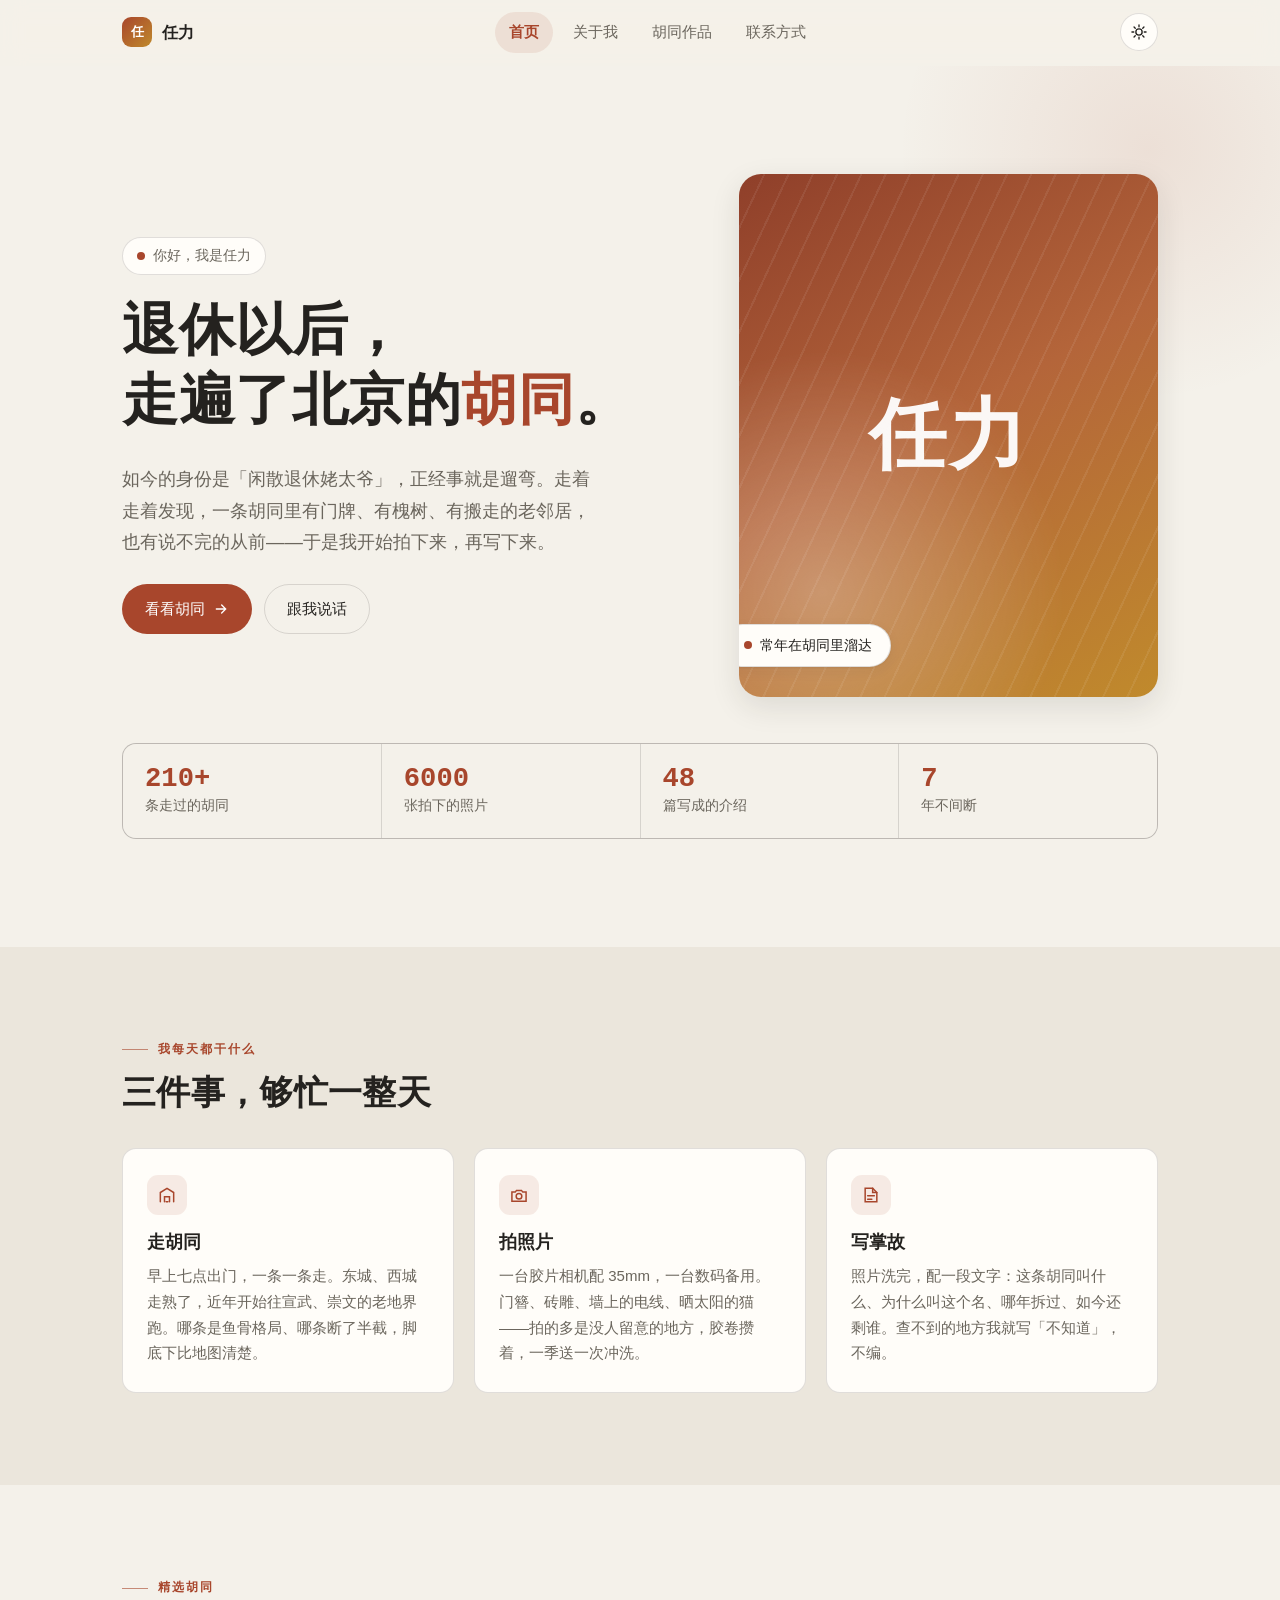
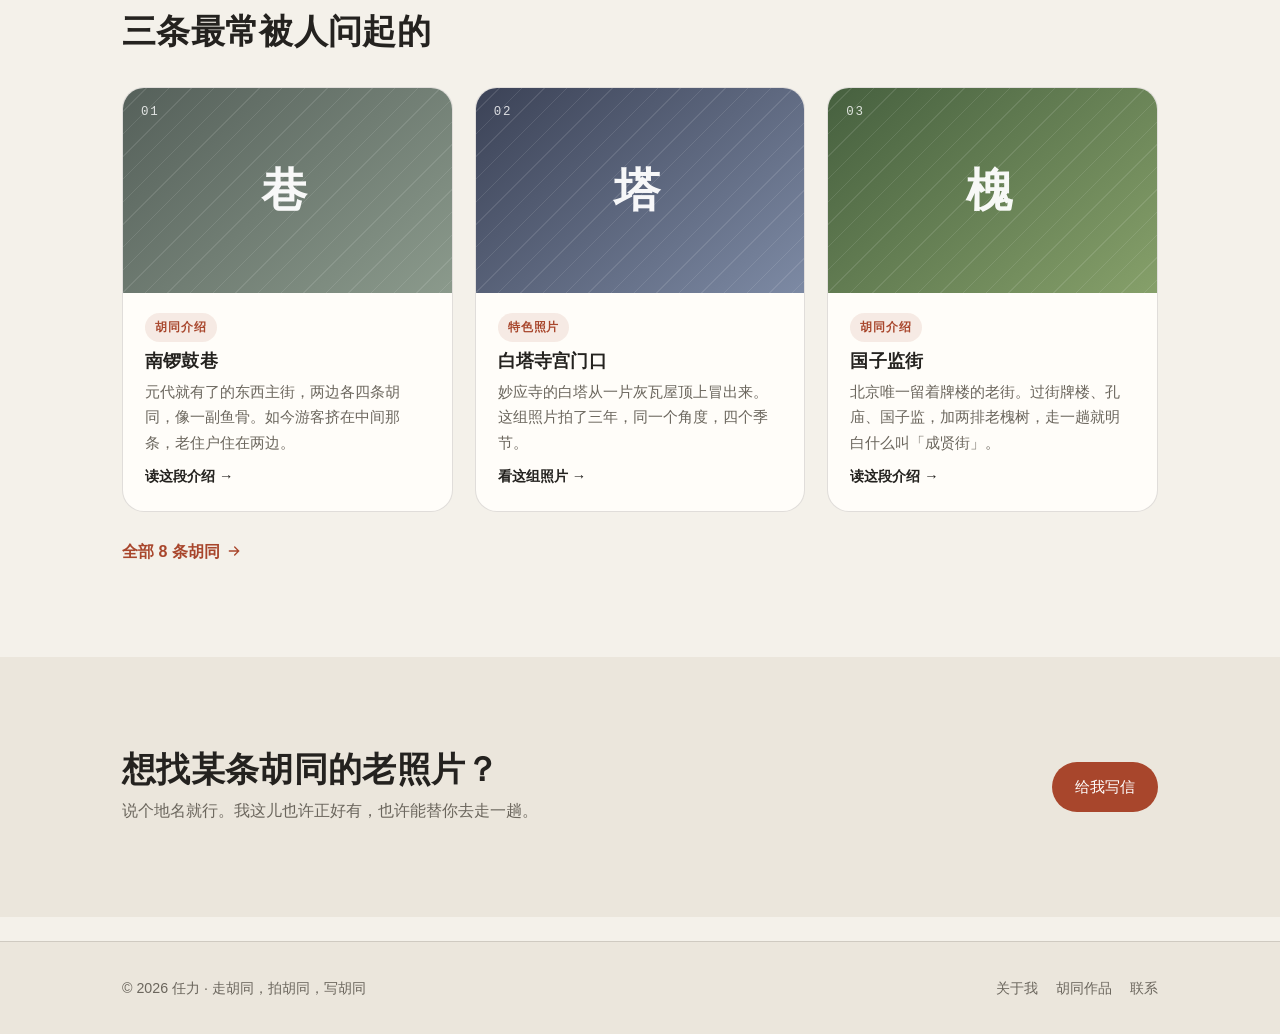
<file: index.html>
<!DOCTYPE html>
<html lang="zh-CN" data-theme="light">
<head>
<meta charset="UTF-8">
<meta name="viewport" content="width=device-width, initial-scale=1">
<title>任力 · 走胡同，拍胡同，写胡同</title>
<meta name="description" content="任力的个人网站：北京著名胡同的介绍与特色照片，一位闲散退休姥太爷的胡同记录。">
<meta name="theme-color" content="#f4f1ea">
<link rel="icon" href="data:image/svg+xml,<svg xmlns='http://www.w3.org/2000/svg' viewBox='0 0 32 32'><rect width='32' height='32' rx='9' fill='%23a8462c'/><text x='16' y='23' font-size='18' font-family='serif' fill='white' text-anchor='middle'>任</text></svg>">
<script>
(function () {
  document.documentElement.classList.add("js");
  try {
    var t = localStorage.getItem("site-theme");
    if (!t) t = window.matchMedia("(prefers-color-scheme: dark)").matches ? "dark" : "light";
    document.documentElement.setAttribute("data-theme", t);
  } catch (e) {
    document.documentElement.setAttribute("data-theme", "light");
  }
})();
</script>
<link rel="stylesheet" href="assets/style.css">
</head>
<body>

<!-- ========== 导航 ========== -->
<header class="nav">
  <div class="container nav__inner">
    <a class="brand" href="index.html">
      <span class="brand__mark">任</span>
      <span>任力</span>
    </a>
    <nav aria-label="主导航">
      <ul class="nav__links">
        <li><a href="index.html" class="is-active" aria-current="page">首页</a></li>
        <li><a href="about.html">关于我</a></li>
        <li><a href="works.html">胡同作品</a></li>
        <li><a href="contact.html">联系方式</a></li>
      </ul>
    </nav>
    <div class="nav__tools">
      <button class="icon-btn theme-toggle" type="button" aria-label="切换主题">
        <svg class="sun" viewBox="0 0 24 24" fill="none" stroke="currentColor" stroke-width="1.8" stroke-linecap="round"><circle cx="12" cy="12" r="4.2"/><path d="M12 2.6v2.4M12 19v2.4M2.6 12H5M19 12h2.4M5.4 5.4L7 7M17 17l1.6 1.6M18.6 5.4L17 7M7 17l-1.6 1.6"/></svg>
        <svg class="moon" viewBox="0 0 24 24" fill="none" stroke="currentColor" stroke-width="1.8" stroke-linecap="round"><path d="M20 14.5A8.5 8.5 0 1 1 9.5 4a7 7 0 0 0 10.5 10.5z"/></svg>
      </button>
      <button class="icon-btn menu-btn" type="button" aria-label="打开菜单" aria-expanded="false">
        <svg viewBox="0 0 24 24" fill="none" stroke="currentColor" stroke-width="1.9" stroke-linecap="round"><path d="M4 7h16M4 12h16M4 17h16"/></svg>
      </button>
    </div>
  </div>
</header>

<!-- ========== Hero ========== -->
<main>
<section class="hero">
  <div class="hero__bg"></div>
  <div class="container hero__grid">
    <div>
      <span class="hero__hello"><i class="pulse"></i>你好，我是任力</span>
      <h1>退休以后，<br>走遍了北京的<span>胡同</span>。</h1>
      <p class="hero__role">如今的身份是「闲散退休姥太爷」，正经事就是遛弯。走着走着发现，一条胡同里有门牌、有槐树、有搬走的老邻居，也有说不完的从前——于是我开始拍下来，再写下来。</p>
      <div class="btn-row">
        <a class="btn btn--primary" href="works.html">看看胡同
          <svg width="16" height="16" viewBox="0 0 24 24" fill="none" stroke="currentColor" stroke-width="2" stroke-linecap="round"><path d="M5 12h14M13 6l6 6-6 6"/></svg>
        </a>
        <a class="btn btn--ghost" href="contact.html">跟我说话</a>
      </div>
    </div>
    <div class="portrait reveal">
      <span class="portrait__initials">任力</span>
      <span class="portrait__chip"><i class="pulse"></i>常年在胡同里溜达</span>
    </div>
  </div>

  <div class="container">
    <div class="stats reveal">
      <div class="stat"><div class="stat__num">210+</div><div class="stat__label">条走过的胡同</div></div>
      <div class="stat"><div class="stat__num">6000</div><div class="stat__label">张拍下的照片</div></div>
      <div class="stat"><div class="stat__num">48</div><div class="stat__label">篇写成的介绍</div></div>
      <div class="stat"><div class="stat__num">7</div><div class="stat__label">年不间断</div></div>
    </div>
  </div>
</section>

<!-- ========== 日常三件事 ========== -->
<section class="section section--alt">
  <div class="container">
    <div class="section-head reveal">
      <p class="eyebrow">我每天都干什么</p>
      <h2>三件事，够忙一整天</h2>
    </div>
    <div class="grid-3">
      <article class="card reveal">
        <div class="card__icon">
          <svg viewBox="0 0 24 24" fill="none" stroke="currentColor" stroke-width="1.8" stroke-linecap="round"><path d="M4 20V9l8-5 8 5v11"/><path d="M9 20v-6h6v6M11 20h2"/></svg>
        </div>
        <h3>走胡同</h3>
        <p>早上七点出门，一条一条走。东城、西城走熟了，近年开始往宣武、崇文的老地界跑。哪条是鱼骨格局、哪条断了半截，脚底下比地图清楚。</p>
      </article>
      <article class="card reveal">
        <div class="card__icon">
          <svg viewBox="0 0 24 24" fill="none" stroke="currentColor" stroke-width="1.8" stroke-linecap="round"><path d="M3.5 8.5h4l1.5-2h6l1.5 2h4v11h-17z"/><circle cx="12" cy="13.5" r="3.4"/></svg>
        </div>
        <h3>拍照片</h3>
        <p>一台胶片相机配 35mm，一台数码备用。门簪、砖雕、墙上的电线、晒太阳的猫——拍的多是没人留意的地方，胶卷攒着，一季送一次冲洗。</p>
      </article>
      <article class="card reveal">
        <div class="card__icon">
          <svg viewBox="0 0 24 24" fill="none" stroke="currentColor" stroke-width="1.8" stroke-linecap="round"><path d="M5 4h9l5 5v11H5z"/><path d="M14 4v5h5M8 13h8M8 17h5"/></svg>
        </div>
        <h3>写掌故</h3>
        <p>照片洗完，配一段文字：这条胡同叫什么、为什么叫这个名、哪年拆过、如今还剩谁。查不到的地方我就写「不知道」，不编。</p>
      </article>
    </div>
  </div>
</section>

<!-- ========== 精选胡同 ========== -->
<section class="section">
  <div class="container">
    <div class="section-head reveal">
      <p class="eyebrow">精选胡同</p>
      <h2>三条最常被人问起的</h2>
    </div>
    <div class="works-grid">
      <article class="work reveal">
        <a class="work__thumb t-1" href="works.html" aria-label="南锣鼓巷">
          <span class="work__no">01</span>
          <span class="work__glyph">巷</span>
        </a>
        <div class="work__body">
          <span class="tag">胡同介绍</span>
          <h3>南锣鼓巷</h3>
          <p>元代就有了的东西主街，两边各四条胡同，像一副鱼骨。如今游客挤在中间那条，老住户住在两边。</p>
          <a class="work__link" href="works.html">读这段介绍 →</a>
        </div>
      </article>
      <article class="work reveal">
        <a class="work__thumb t-6" href="works.html" aria-label="白塔寺一带">
          <span class="work__no">02</span>
          <span class="work__glyph">塔</span>
        </a>
        <div class="work__body">
          <span class="tag">特色照片</span>
          <h3>白塔寺宫门口</h3>
          <p>妙应寺的白塔从一片灰瓦屋顶上冒出来。这组照片拍了三年，同一个角度，四个季节。</p>
          <a class="work__link" href="works.html">看这组照片 →</a>
        </div>
      </article>
      <article class="work reveal">
        <a class="work__thumb t-3" href="works.html" aria-label="国子监街">
          <span class="work__no">03</span>
          <span class="work__glyph">槐</span>
        </a>
        <div class="work__body">
          <span class="tag">胡同介绍</span>
          <h3>国子监街</h3>
          <p>北京唯一留着牌楼的老街。过街牌楼、孔庙、国子监，加两排老槐树，走一趟就明白什么叫「成贤街」。</p>
          <a class="work__link" href="works.html">读这段介绍 →</a>
        </div>
      </article>
    </div>
    <a class="view-all" href="works.html">全部 8 条胡同
      <svg width="16" height="16" viewBox="0 0 24 24" fill="none" stroke="currentColor" stroke-width="2" stroke-linecap="round"><path d="M5 12h14M13 6l6 6-6 6"/></svg>
    </a>
  </div>
</section>

<!-- ========== 结尾召唤 ========== -->
<section class="section section--alt">
  <div class="container reveal" style="display:flex;flex-wrap:wrap;gap:22px;align-items:center;justify-content:space-between">
    <div>
      <h2 style="margin-bottom:6px">想找某条胡同的老照片？</h2>
      <p style="margin:0;color:var(--muted)">说个地名就行。我这儿也许正好有，也许能替你去走一趟。</p>
    </div>
    <a class="btn btn--primary" href="contact.html">给我写信</a>
  </div>
</section>
</main>

<!-- ========== 页脚 ========== -->
<footer class="footer">
  <div class="container footer__inner">
    <div>© <span data-year>2026</span> 任力 · 走胡同，拍胡同，写胡同</div>
    <div class="footer__links">
      <a href="about.html">关于我</a>
      <a href="works.html">胡同作品</a>
      <a href="contact.html">联系</a>
    </div>
  </div>
</footer>

<script src="assets/script.js"></script>
</body>
</html>
</file>
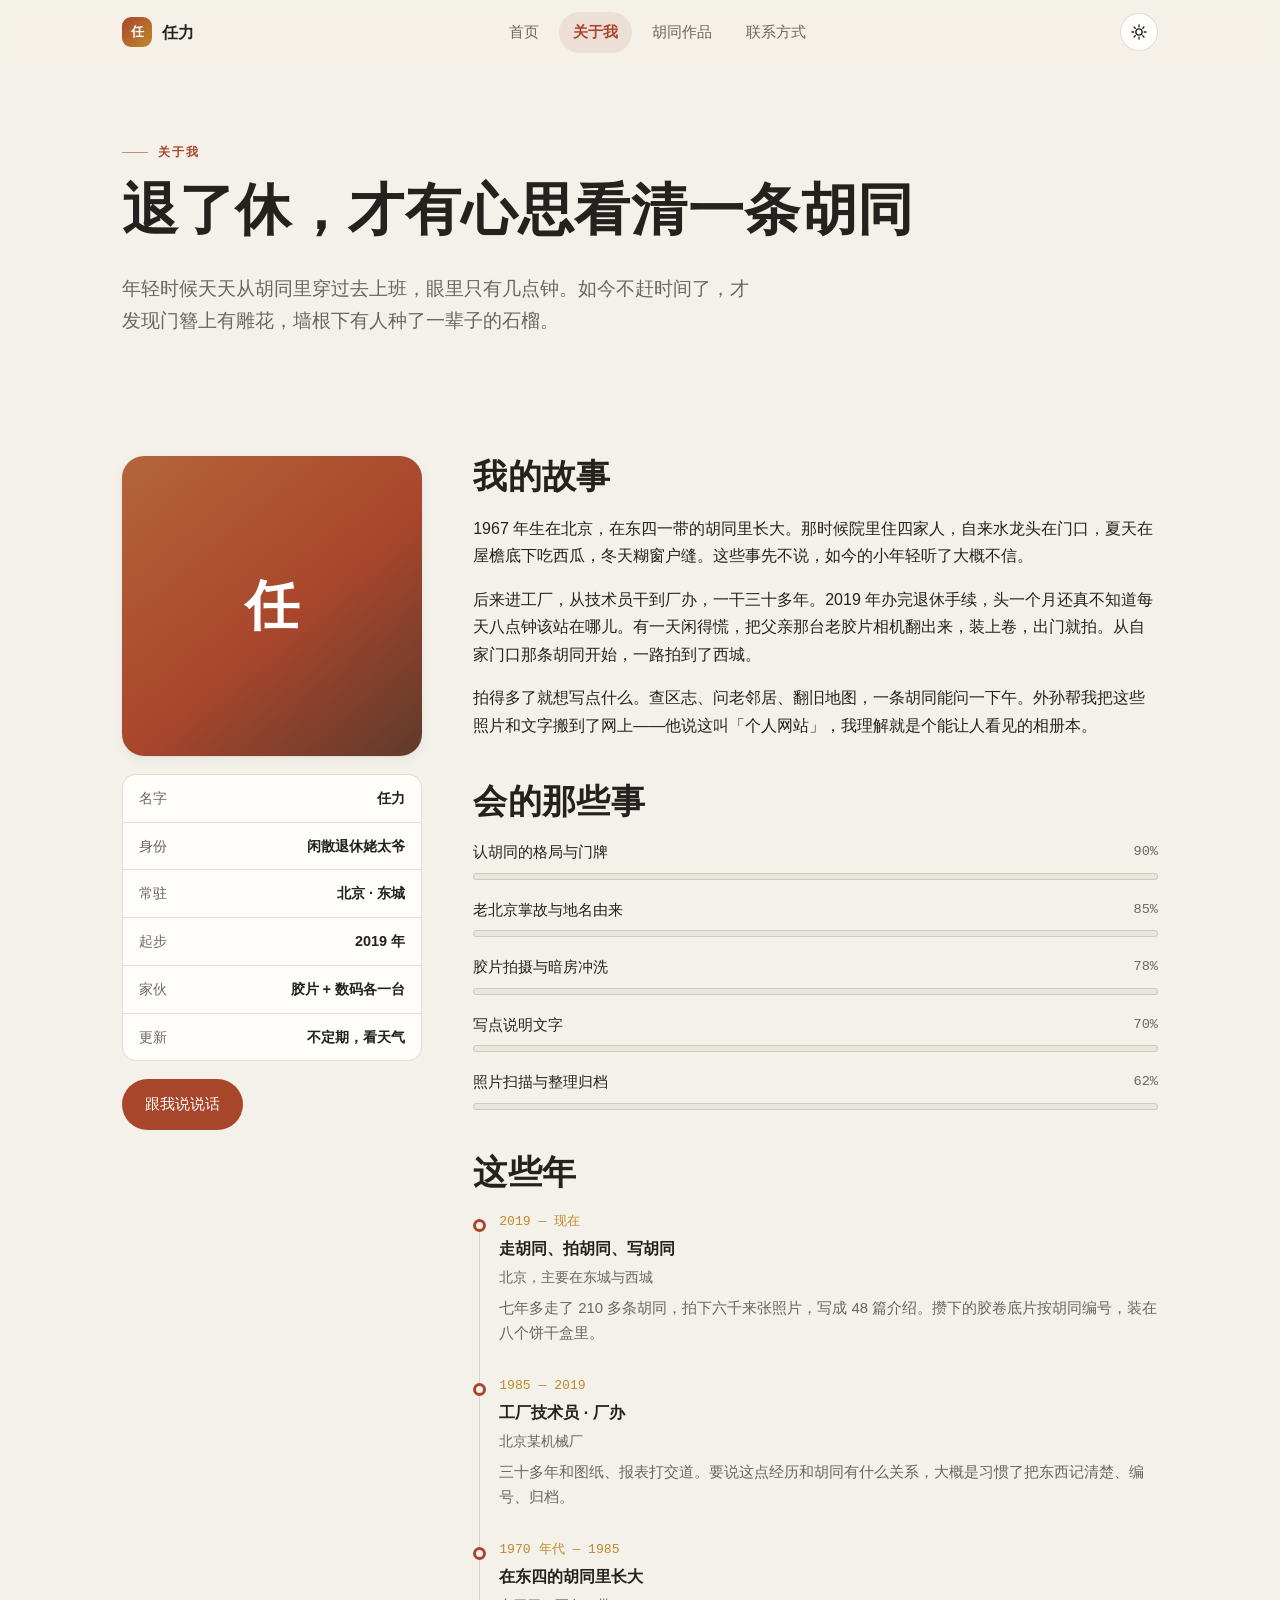
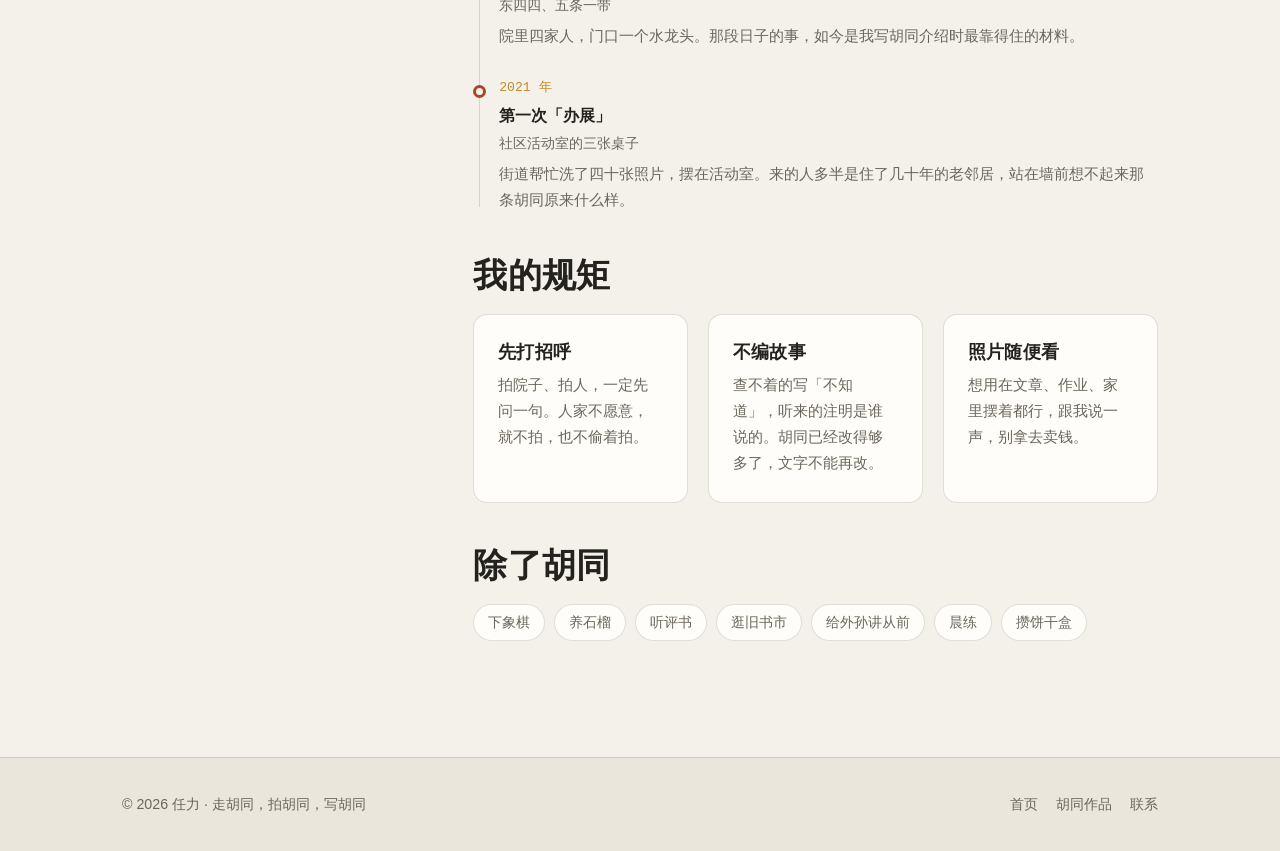
<file: about.html>
<!DOCTYPE html>
<html lang="zh-CN" data-theme="light">
<head>
<meta charset="UTF-8">
<meta name="viewport" content="width=device-width, initial-scale=1">
<title>关于我 · 任力</title>
<meta name="description" content="关于任力：一位闲散退休姥太爷，为什么开始走胡同、拍胡同、写胡同。">
<meta name="theme-color" content="#f4f1ea">
<link rel="icon" href="data:image/svg+xml,<svg xmlns='http://www.w3.org/2000/svg' viewBox='0 0 32 32'><rect width='32' height='32' rx='9' fill='%23a8462c'/><text x='16' y='23' font-size='18' font-family='serif' fill='white' text-anchor='middle'>任</text></svg>">
<script>
(function () {
  document.documentElement.classList.add("js");
  try {
    var t = localStorage.getItem("site-theme");
    if (!t) t = window.matchMedia("(prefers-color-scheme: dark)").matches ? "dark" : "light";
    document.documentElement.setAttribute("data-theme", t);
  } catch (e) {
    document.documentElement.setAttribute("data-theme", "light");
  }
})();
</script>
<link rel="stylesheet" href="assets/style.css">
</head>
<body>

<header class="nav">
  <div class="container nav__inner">
    <a class="brand" href="index.html">
      <span class="brand__mark">任</span>
      <span>任力</span>
    </a>
    <nav aria-label="主导航">
      <ul class="nav__links">
        <li><a href="index.html">首页</a></li>
        <li><a href="about.html" class="is-active" aria-current="page">关于我</a></li>
        <li><a href="works.html">胡同作品</a></li>
        <li><a href="contact.html">联系方式</a></li>
      </ul>
    </nav>
    <div class="nav__tools">
      <button class="icon-btn theme-toggle" type="button" aria-label="切换主题">
        <svg class="sun" viewBox="0 0 24 24" fill="none" stroke="currentColor" stroke-width="1.8" stroke-linecap="round"><circle cx="12" cy="12" r="4.2"/><path d="M12 2.6v2.4M12 19v2.4M2.6 12H5M19 12h2.4M5.4 5.4L7 7M17 17l1.6 1.6M18.6 5.4L17 7M7 17l-1.6 1.6"/></svg>
        <svg class="moon" viewBox="0 0 24 24" fill="none" stroke="currentColor" stroke-width="1.8" stroke-linecap="round"><path d="M20 14.5A8.5 8.5 0 1 1 9.5 4a7 7 0 0 0 10.5 10.5z"/></svg>
      </button>
      <button class="icon-btn menu-btn" type="button" aria-label="打开菜单" aria-expanded="false">
        <svg viewBox="0 0 24 24" fill="none" stroke="currentColor" stroke-width="1.9" stroke-linecap="round"><path d="M4 7h16M4 12h16M4 17h16"/></svg>
      </button>
    </div>
  </div>
</header>

<main>
  <section class="container page-head">
    <p class="eyebrow reveal">关于我</p>
    <h1 class="reveal">退了休，才有心思看清一条胡同</h1>
    <p class="lead reveal">年轻时候天天从胡同里穿过去上班，眼里只有几点钟。如今不赶时间了，才发现门簪上有雕花，墙根下有人种了一辈子的石榴。</p>
  </section>

  <section class="section">
    <div class="container about-grid">
      <!-- 左侧：头像与基本信息 -->
      <aside class="reveal">
        <div class="avatar">任</div>
        <div class="facts">
          <div class="fact"><span>名字</span><span>任力</span></div>
          <div class="fact"><span>身份</span><span>闲散退休姥太爷</span></div>
          <div class="fact"><span>常驻</span><span>北京 · 东城</span></div>
          <div class="fact"><span>起步</span><span>2019 年</span></div>
          <div class="fact"><span>家伙</span><span>胶片 + 数码各一台</span></div>
          <div class="fact"><span>更新</span><span>不定期，看天气</span></div>
        </div>
        <div class="btn-row" style="margin-top:18px">
          <a class="btn btn--primary" href="contact.html">跟我说说话</a>
        </div>
      </aside>

      <!-- 右侧：正文 -->
      <div>
        <div class="bio-block reveal">
          <h2>我的故事</h2>
          <p>1967 年生在北京，在东四一带的胡同里长大。那时候院里住四家人，自来水龙头在门口，夏天在屋檐底下吃西瓜，冬天糊窗户缝。这些事先不说，如今的小年轻听了大概不信。</p>
          <p>后来进工厂，从技术员干到厂办，一干三十多年。2019 年办完退休手续，头一个月还真不知道每天八点钟该站在哪儿。有一天闲得慌，把父亲那台老胶片相机翻出来，装上卷，出门就拍。从自家门口那条胡同开始，一路拍到了西城。</p>
          <p>拍得多了就想写点什么。查区志、问老邻居、翻旧地图，一条胡同能问一下午。外孙帮我把这些照片和文字搬到了网上——他说这叫「个人网站」，我理解就是个能让人看见的相册本。</p>
        </div>

        <div class="bio-block reveal">
          <h2>会的那些事</h2>
          <div class="skill">
            <div class="skill__top"><span>认胡同的格局与门牌</span><span>90%</span></div>
            <div class="skill__bar"><i class="skill__fill" data-level="90" style="width:90%"></i></div>
          </div>
          <div class="skill">
            <div class="skill__top"><span>老北京掌故与地名由来</span><span>85%</span></div>
            <div class="skill__bar"><i class="skill__fill" data-level="85" style="width:85%"></i></div>
          </div>
          <div class="skill">
            <div class="skill__top"><span>胶片拍摄与暗房冲洗</span><span>78%</span></div>
            <div class="skill__bar"><i class="skill__fill" data-level="78" style="width:78%"></i></div>
          </div>
          <div class="skill">
            <div class="skill__top"><span>写点说明文字</span><span>70%</span></div>
            <div class="skill__bar"><i class="skill__fill" data-level="70" style="width:70%"></i></div>
          </div>
          <div class="skill">
            <div class="skill__top"><span>照片扫描与整理归档</span><span>62%</span></div>
            <div class="skill__bar"><i class="skill__fill" data-level="62" style="width:62%"></i></div>
          </div>
        </div>

        <div class="bio-block reveal">
          <h2>这些年</h2>
          <div class="timeline">
            <div class="tl-item">
              <div class="tl-item__when">2019 — 现在</div>
              <div class="tl-item__what">走胡同、拍胡同、写胡同</div>
              <div class="tl-item__where">北京，主要在东城与西城</div>
              <p>七年多走了 210 多条胡同，拍下六千来张照片，写成 48 篇介绍。攒下的胶卷底片按胡同编号，装在八个饼干盒里。</p>
            </div>
            <div class="tl-item">
              <div class="tl-item__when">1985 — 2019</div>
              <div class="tl-item__what">工厂技术员 · 厂办</div>
              <div class="tl-item__where">北京某机械厂</div>
              <p>三十多年和图纸、报表打交道。要说这点经历和胡同有什么关系，大概是习惯了把东西记清楚、编号、归档。</p>
            </div>
            <div class="tl-item">
              <div class="tl-item__when">1970 年代 — 1985</div>
              <div class="tl-item__what">在东四的胡同里长大</div>
              <div class="tl-item__where">东四四、五条一带</div>
              <p>院里四家人，门口一个水龙头。那段日子的事，如今是我写胡同介绍时最靠得住的材料。</p>
            </div>
            <div class="tl-item">
              <div class="tl-item__when">2021 年</div>
              <div class="tl-item__what">第一次「办展」</div>
              <div class="tl-item__where">社区活动室的三张桌子</div>
              <p>街道帮忙洗了四十张照片，摆在活动室。来的人多半是住了几十年的老邻居，站在墙前想不起来那条胡同原来什么样。</p>
            </div>
          </div>
        </div>

        <div class="bio-block reveal">
          <h2>我的规矩</h2>
          <div class="grid-3" style="grid-template-columns:repeat(auto-fit,minmax(190px,1fr))">
            <article class="card">
              <h3>先打招呼</h3>
              <p>拍院子、拍人，一定先问一句。人家不愿意，就不拍，也不偷着拍。</p>
            </article>
            <article class="card">
              <h3>不编故事</h3>
              <p>查不着的写「不知道」，听来的注明是谁说的。胡同已经改得够多了，文字不能再改。</p>
            </article>
            <article class="card">
              <h3>照片随便看</h3>
              <p>想用在文章、作业、家里摆着都行，跟我说一声，别拿去卖钱。</p>
            </article>
          </div>
        </div>

        <div class="bio-block reveal" style="margin-bottom:0">
          <h2>除了胡同</h2>
          <div class="chips">
            <span class="chip">下象棋</span>
            <span class="chip">养石榴</span>
            <span class="chip">听评书</span>
            <span class="chip">逛旧书市</span>
            <span class="chip">给外孙讲从前</span>
            <span class="chip">晨练</span>
            <span class="chip">攒饼干盒</span>
          </div>
        </div>
      </div>
    </div>
  </section>
</main>

<footer class="footer">
  <div class="container footer__inner">
    <div>© <span data-year>2026</span> 任力 · 走胡同，拍胡同，写胡同</div>
    <div class="footer__links">
      <a href="index.html">首页</a>
      <a href="works.html">胡同作品</a>
      <a href="contact.html">联系</a>
    </div>
  </div>
</footer>

<script src="assets/script.js"></script>
</body>
</html>
</file>
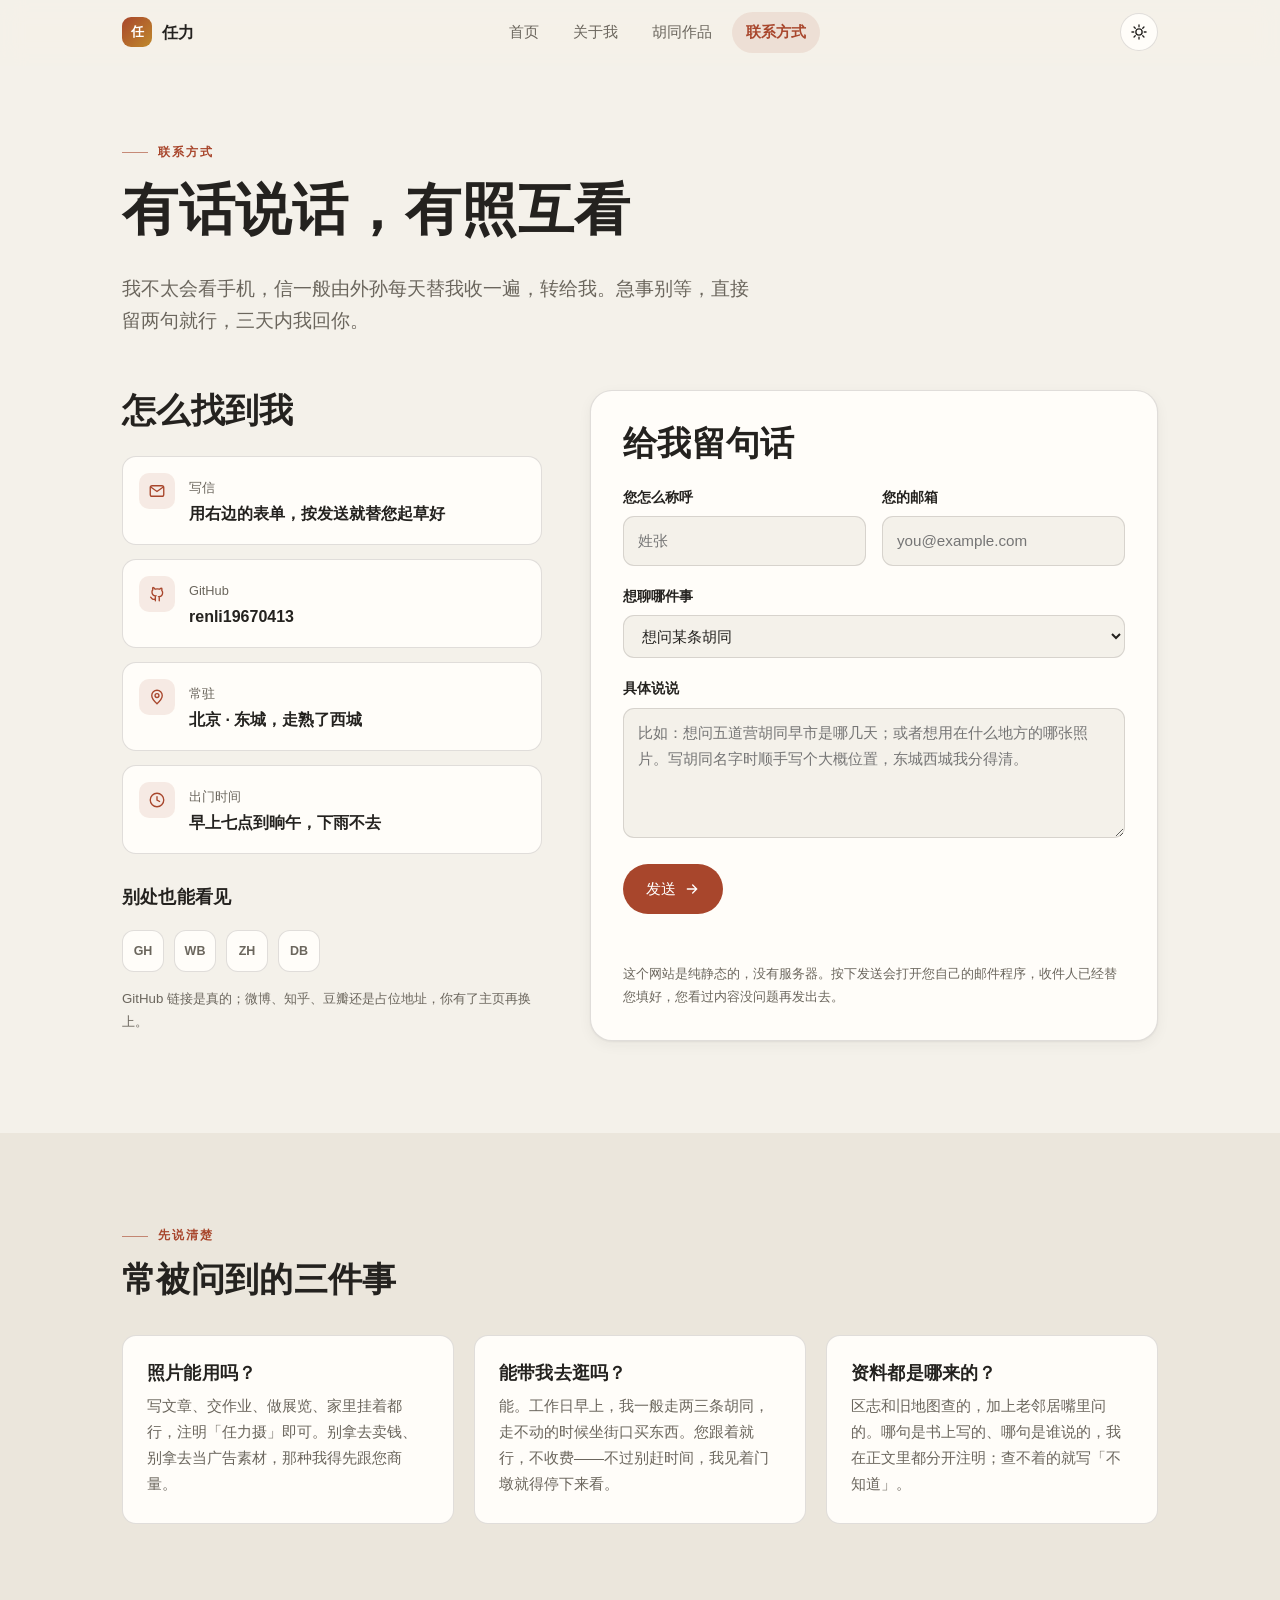
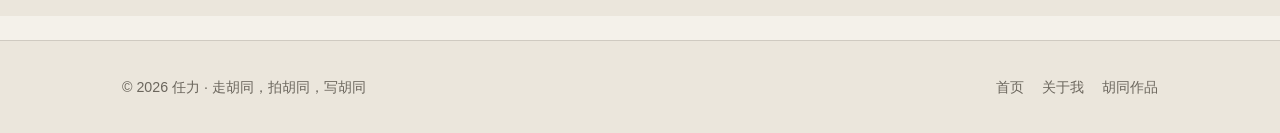
<file: contact.html>
<!DOCTYPE html>
<html lang="zh-CN" data-theme="light">
<head>
<meta charset="UTF-8">
<meta name="viewport" content="width=device-width, initial-scale=1">
<title>联系方式 · 任力</title>
<meta name="description" content="联系任力：胡同照片授权、资料询问与合作方式。">
<meta name="theme-color" content="#f4f1ea">
<link rel="icon" href="data:image/svg+xml,<svg xmlns='http://www.w3.org/2000/svg' viewBox='0 0 32 32'><rect width='32' height='32' rx='9' fill='%23a8462c'/><text x='16' y='23' font-size='18' font-family='serif' fill='white' text-anchor='middle'>任</text></svg>">
<script>
(function () {
  document.documentElement.classList.add("js");
  try {
    var t = localStorage.getItem("site-theme");
    if (!t) t = window.matchMedia("(prefers-color-scheme: dark)").matches ? "dark" : "light";
    document.documentElement.setAttribute("data-theme", t);
  } catch (e) {
    document.documentElement.setAttribute("data-theme", "light");
  }
})();
</script>
<link rel="stylesheet" href="assets/style.css">
</head>
<body>

<header class="nav">
  <div class="container nav__inner">
    <a class="brand" href="index.html">
      <span class="brand__mark">任</span>
      <span>任力</span>
    </a>
    <nav aria-label="主导航">
      <ul class="nav__links">
        <li><a href="index.html">首页</a></li>
        <li><a href="about.html">关于我</a></li>
        <li><a href="works.html">胡同作品</a></li>
        <li><a href="contact.html" class="is-active" aria-current="page">联系方式</a></li>
      </ul>
    </nav>
    <div class="nav__tools">
      <button class="icon-btn theme-toggle" type="button" aria-label="切换主题">
        <svg class="sun" viewBox="0 0 24 24" fill="none" stroke="currentColor" stroke-width="1.8" stroke-linecap="round"><circle cx="12" cy="12" r="4.2"/><path d="M12 2.6v2.4M12 19v2.4M2.6 12H5M19 12h2.4M5.4 5.4L7 7M17 17l1.6 1.6M18.6 5.4L17 7M7 17l-1.6 1.6"/></svg>
        <svg class="moon" viewBox="0 0 24 24" fill="none" stroke="currentColor" stroke-width="1.8" stroke-linecap="round"><path d="M20 14.5A8.5 8.5 0 1 1 9.5 4a7 7 0 0 0 10.5 10.5z"/></svg>
      </button>
      <button class="icon-btn menu-btn" type="button" aria-label="打开菜单" aria-expanded="false">
        <svg viewBox="0 0 24 24" fill="none" stroke="currentColor" stroke-width="1.9" stroke-linecap="round"><path d="M4 7h16M4 12h16M4 17h16"/></svg>
      </button>
    </div>
  </div>
</header>

<main>
  <section class="container page-head">
    <p class="eyebrow reveal">联系方式</p>
    <h1 class="reveal">有话说话，有照互看</h1>
    <p class="lead reveal">我不太会看手机，信一般由外孙每天替我收一遍，转给我。急事别等，直接留两句就行，三天内我回你。</p>
  </section>

  <section class="section" style="padding-top:26px">
    <div class="container contact-grid">
      <!-- 左：直接联系 -->
      <div class="reveal">
        <h2>怎么找到我</h2>
        <ul class="contact-list">
          <li>
            <div class="contact-item">
              <span class="contact-item__icon">
                <svg viewBox="0 0 24 24" fill="none" stroke="currentColor" stroke-width="1.8" stroke-linecap="round"><rect x="3" y="5" width="18" height="14" rx="2.5"/><path d="M3.6 6.6l8.4 6 8.4-6"/></svg>
              </span>
              <span>
                <span class="contact-item__k">写信</span><br>
                <span class="contact-item__v">用右边的表单，按发送就替您起草好</span>
              </span>
            </div>
          </li>
          <li>
            <a class="contact-item" href="https://github.com/renli19670413" target="_blank" rel="noopener">
              <span class="contact-item__icon">
                <svg viewBox="0 0 24 24" fill="none" stroke="currentColor" stroke-width="1.8" stroke-linecap="round"><path d="M9 19c-4 1.2-4-2.3-5.5-2.8M15 21v-3.4c0-1 .2-1.4-.4-2 2.5-.3 4.9-1.4 4.9-5.4a4.3 4.3 0 0 0-1.1-2.9 4 4 0 0 0-.1-2.9s-1-.3-3.1 1.2a10.6 10.6 0 0 0-5.6 0C7.5 3.1 6.5 3.4 6.5 3.4a4 4 0 0 0-.1 2.9 4.3 4.3 0 0 0-1.1 3c0 3.9 2.4 5 4.9 5.3-.6.6-.6 1.2-.4 2.1V21"/></svg>
              </span>
              <span>
                <span class="contact-item__k">GitHub</span><br>
                <span class="contact-item__v">renli19670413</span>
              </span>
            </a>
          </li>
          <li>
            <div class="contact-item">
              <span class="contact-item__icon">
                <svg viewBox="0 0 24 24" fill="none" stroke="currentColor" stroke-width="1.8" stroke-linecap="round"><path d="M12 21s7-6.3 7-11a7 7 0 1 0-14 0c0 4.7 7 11 7 11z"/><circle cx="12" cy="10" r="2.6"/></svg>
              </span>
              <span>
                <span class="contact-item__k">常驻</span><br>
                <span class="contact-item__v">北京 · 东城，走熟了西城</span>
              </span>
            </div>
          </li>
          <li>
            <div class="contact-item">
              <span class="contact-item__icon">
                <svg viewBox="0 0 24 24" fill="none" stroke="currentColor" stroke-width="1.8" stroke-linecap="round"><circle cx="12" cy="12" r="9"/><path d="M12 7.5V12l3.5 2"/></svg>
              </span>
              <span>
                <span class="contact-item__k">出门时间</span><br>
                <span class="contact-item__v">早上七点到晌午，下雨不去</span>
              </span>
            </div>
          </li>
        </ul>

        <h3 style="margin-top:32px">别处也能看见</h3>
        <div class="socials">
          <a class="social" href="https://github.com/renli19670413" target="_blank" rel="noopener" title="GitHub：renli19670413" aria-label="GitHub"><span style="font-size:.78rem;font-weight:700">GH</span></a>
          <a class="social" href="https://weibo.com/" target="_blank" rel="noopener" title="微博（占位链接）" aria-label="微博"><span style="font-size:.78rem;font-weight:700">WB</span></a>
          <a class="social" href="https://www.zhihu.com/" target="_blank" rel="noopener" title="知乎（占位链接）" aria-label="知乎"><span style="font-size:.78rem;font-weight:700">ZH</span></a>
          <a class="social" href="https://www.douban.com/" target="_blank" rel="noopener" title="豆瓣（占位链接）" aria-label="豆瓣"><span style="font-size:.78rem;font-weight:700">DB</span></a>
        </div>
        <p class="form__note" style="margin-top:16px">GitHub 链接是真的；微博、知乎、豆瓣还是占位地址，你有了主页再换上。</p>
      </div>

      <!-- 右：表单 -->
      <div class="reveal">
        <form class="form contact-form" data-to-b64="cmVubGkwNDEzQHFxLmNvbQ==" novalidate>
          <h2 style="margin-bottom:20px">给我留句话</h2>
          <div class="field__row">
            <div class="field">
              <label for="f-name">您怎么称呼</label>
              <input id="f-name" name="name" type="text" autocomplete="name" placeholder="姓张">
              <span class="error-msg">请留个称呼</span>
            </div>
            <div class="field">
              <label for="f-email">您的邮箱</label>
              <input id="f-email" name="email" type="email" autocomplete="email" placeholder="you@example.com">
              <span class="error-msg">邮箱得写对，不然我回不了您</span>
            </div>
          </div>
          <div class="field">
            <label for="f-subject">想聊哪件事</label>
            <select id="f-subject" name="subject">
              <option>想问某条胡同</option>
              <option>照片想用在文章或作业里</option>
              <option>约我一起走一条胡同</option>
              <option>您手里有老照片想对一对</option>
              <option>只是打个招呼</option>
            </select>
          </div>
          <div class="field">
            <label for="f-message">具体说说</label>
            <textarea id="f-message" name="message" placeholder="比如：想问五道营胡同早市是哪几天；或者想用在什么地方的哪张照片。写胡同名字时顺手写个大概位置，东城西城我分得清。"></textarea>
            <span class="error-msg">再多写几个字吧（至少 5 个字）</span>
          </div>
          <button class="btn btn--primary" type="submit">
            发送
            <svg width="16" height="16" viewBox="0 0 24 24" fill="none" stroke="currentColor" stroke-width="2" stroke-linecap="round"><path d="M5 12h14M13 6l6 6-6 6"/></svg>
          </button>
          <p class="form-status" role="status" aria-live="polite"></p>
          <p class="form__note">这个网站是纯静态的，没有服务器。按下发送会打开您自己的邮件程序，收件人已经替您填好，您看过内容没问题再发出去。</p>
        </form>
      </div>
    </div>
  </section>

  <!-- ========== 三条说明 ========== -->
  <section class="section section--alt">
    <div class="container">
      <div class="section-head reveal">
        <p class="eyebrow">先说清楚</p>
        <h2>常被问到的三件事</h2>
      </div>
      <div class="grid-3">
        <article class="card reveal">
          <h3>照片能用吗？</h3>
          <p>写文章、交作业、做展览、家里挂着都行，注明「任力摄」即可。别拿去卖钱、别拿去当广告素材，那种我得先跟您商量。</p>
        </article>
        <article class="card reveal">
          <h3>能带我去逛吗？</h3>
          <p>能。工作日早上，我一般走两三条胡同，走不动的时候坐街口买东西。您跟着就行，不收费——不过别赶时间，我见着门墩就得停下来看。</p>
        </article>
        <article class="card reveal">
          <h3>资料都是哪来的？</h3>
          <p>区志和旧地图查的，加上老邻居嘴里问的。哪句是书上写的、哪句是谁说的，我在正文里都分开注明；查不着的就写「不知道」。</p>
        </article>
      </div>
    </div>
  </section>
</main>

<footer class="footer">
  <div class="container footer__inner">
    <div>© <span data-year>2026</span> 任力 · 走胡同，拍胡同，写胡同</div>
    <div class="footer__links">
      <a href="index.html">首页</a>
      <a href="about.html">关于我</a>
      <a href="works.html">胡同作品</a>
    </div>
  </div>
</footer>

<script src="assets/script.js"></script>
</body>
</html>
</file>
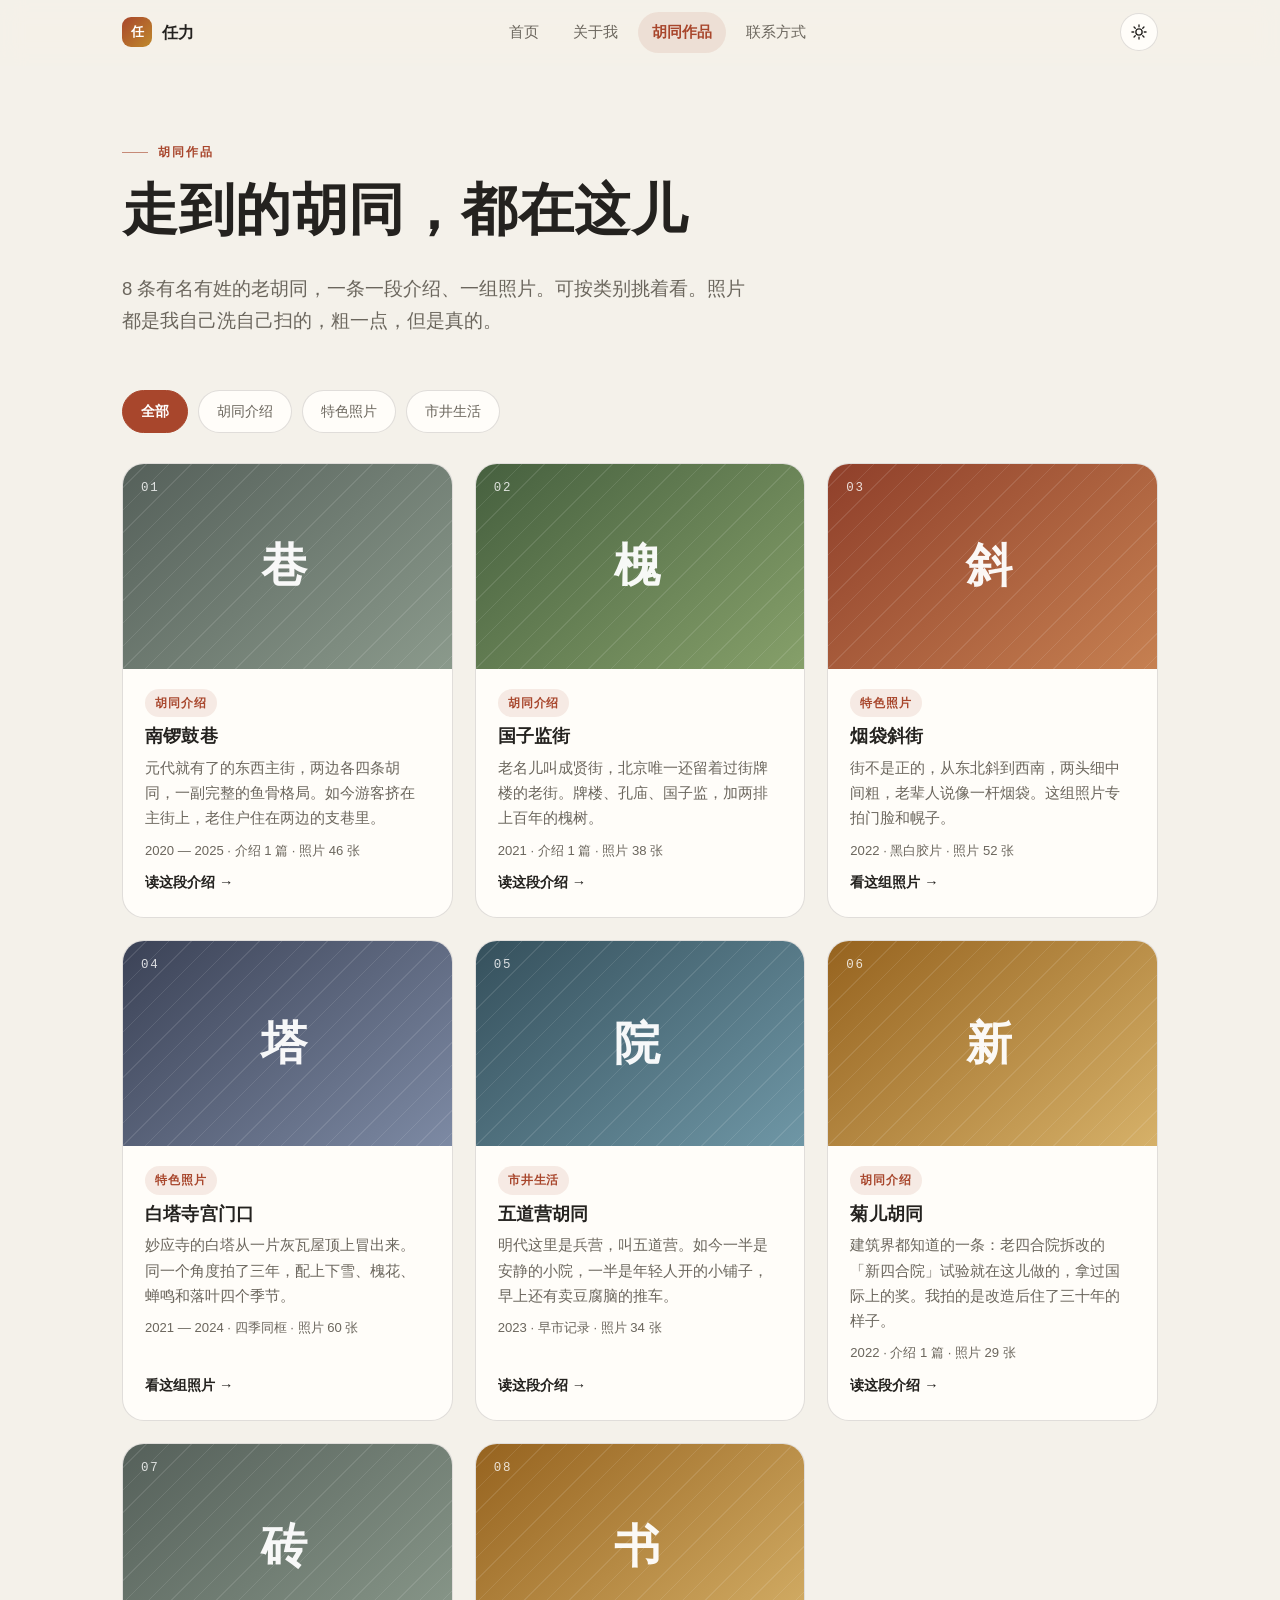
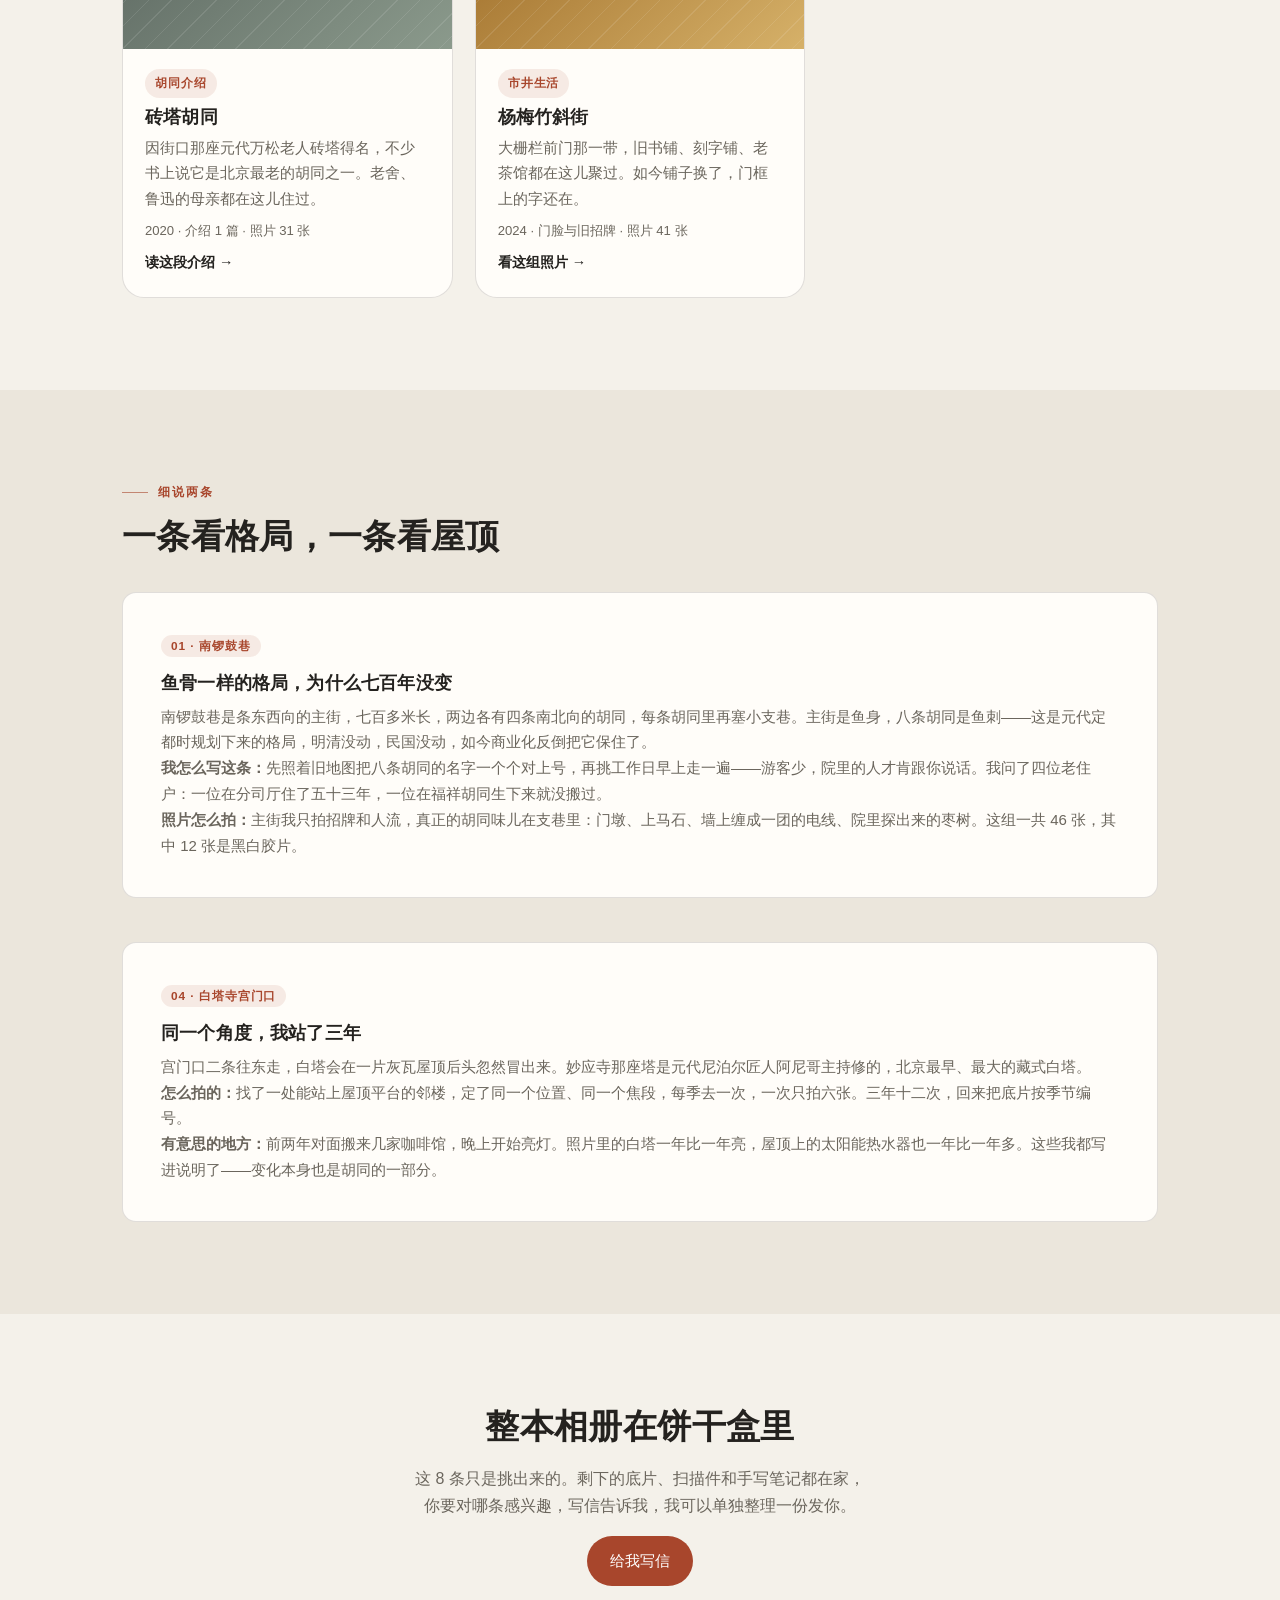
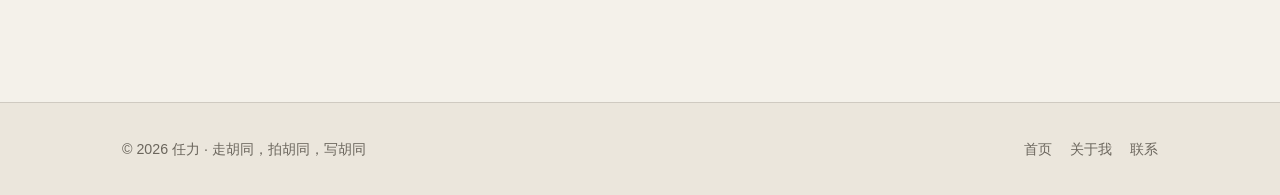
<file: works.html>
<!DOCTYPE html>
<html lang="zh-CN" data-theme="light">
<head>
<meta charset="UTF-8">
<meta name="viewport" content="width=device-width, initial-scale=1">
<title>胡同作品 · 任力</title>
<meta name="description" content="任力的胡同作品：北京著名胡同的介绍与特色照片，含南锣鼓巷、国子监街、烟袋斜街、白塔寺、菊儿胡同等。">
<meta name="theme-color" content="#f4f1ea">
<link rel="icon" href="data:image/svg+xml,<svg xmlns='http://www.w3.org/2000/svg' viewBox='0 0 32 32'><rect width='32' height='32' rx='9' fill='%23a8462c'/><text x='16' y='23' font-size='18' font-family='serif' fill='white' text-anchor='middle'>任</text></svg>">
<script>
(function () {
  document.documentElement.classList.add("js");
  try {
    var t = localStorage.getItem("site-theme");
    if (!t) t = window.matchMedia("(prefers-color-scheme: dark)").matches ? "dark" : "light";
    document.documentElement.setAttribute("data-theme", t);
  } catch (e) {
    document.documentElement.setAttribute("data-theme", "light");
  }
})();
</script>
<link rel="stylesheet" href="assets/style.css">
</head>
<body>

<header class="nav">
  <div class="container nav__inner">
    <a class="brand" href="index.html">
      <span class="brand__mark">任</span>
      <span>任力</span>
    </a>
    <nav aria-label="主导航">
      <ul class="nav__links">
        <li><a href="index.html">首页</a></li>
        <li><a href="about.html">关于我</a></li>
        <li><a href="works.html" class="is-active" aria-current="page">胡同作品</a></li>
        <li><a href="contact.html">联系方式</a></li>
      </ul>
    </nav>
    <div class="nav__tools">
      <button class="icon-btn theme-toggle" type="button" aria-label="切换主题">
        <svg class="sun" viewBox="0 0 24 24" fill="none" stroke="currentColor" stroke-width="1.8" stroke-linecap="round"><circle cx="12" cy="12" r="4.2"/><path d="M12 2.6v2.4M12 19v2.4M2.6 12H5M19 12h2.4M5.4 5.4L7 7M17 17l1.6 1.6M18.6 5.4L17 7M7 17l-1.6 1.6"/></svg>
        <svg class="moon" viewBox="0 0 24 24" fill="none" stroke="currentColor" stroke-width="1.8" stroke-linecap="round"><path d="M20 14.5A8.5 8.5 0 1 1 9.5 4a7 7 0 0 0 10.5 10.5z"/></svg>
      </button>
      <button class="icon-btn menu-btn" type="button" aria-label="打开菜单" aria-expanded="false">
        <svg viewBox="0 0 24 24" fill="none" stroke="currentColor" stroke-width="1.9" stroke-linecap="round"><path d="M4 7h16M4 12h16M4 17h16"/></svg>
      </button>
    </div>
  </div>
</header>

<main>
  <section class="container page-head">
    <p class="eyebrow reveal">胡同作品</p>
    <h1 class="reveal">走到的胡同，都在这儿</h1>
    <p class="lead reveal">8 条有名有姓的老胡同，一条一段介绍、一组照片。可按类别挑着看。照片都是我自己洗自己扫的，粗一点，但是真的。</p>
  </section>

  <section class="section" style="padding-top:26px">
    <div class="container">
      <div class="filters reveal" role="group" aria-label="按类别筛选胡同">
        <button class="filter is-active" type="button" data-filter="all" aria-pressed="true">全部</button>
        <button class="filter" type="button" data-filter="story" aria-pressed="false">胡同介绍</button>
        <button class="filter" type="button" data-filter="photo" aria-pressed="false">特色照片</button>
        <button class="filter" type="button" data-filter="life" aria-pressed="false">市井生活</button>
      </div>

      <div class="works-grid">
        <article class="work reveal" data-cat="story">
          <a class="work__thumb t-1" href="#case-1" aria-label="南锣鼓巷">
            <span class="work__no">01</span><span class="work__glyph">巷</span>
          </a>
          <div class="work__body">
            <span class="tag">胡同介绍</span>
            <h3>南锣鼓巷</h3>
            <p>元代就有了的东西主街，两边各四条胡同，一副完整的鱼骨格局。如今游客挤在主街上，老住户住在两边的支巷里。</p>
            <p style="font-size:.82rem;color:var(--muted)">2020 — 2025 · 介绍 1 篇 · 照片 46 张</p>
            <a class="work__link" href="#case-1">读这段介绍 →</a>
          </div>
        </article>

        <article class="work reveal" data-cat="story">
          <a class="work__thumb t-3" href="#case-1" aria-label="国子监街">
            <span class="work__no">02</span><span class="work__glyph">槐</span>
          </a>
          <div class="work__body">
            <span class="tag">胡同介绍</span>
            <h3>国子监街</h3>
            <p>老名儿叫成贤街，北京唯一还留着过街牌楼的老街。牌楼、孔庙、国子监，加两排上百年的槐树。</p>
            <p style="font-size:.82rem;color:var(--muted)">2021 · 介绍 1 篇 · 照片 38 张</p>
            <a class="work__link" href="#case-1">读这段介绍 →</a>
          </div>
        </article>

        <article class="work reveal" data-cat="photo">
          <a class="work__thumb t-2" href="#case-2" aria-label="烟袋斜街">
            <span class="work__no">03</span><span class="work__glyph">斜</span>
          </a>
          <div class="work__body">
            <span class="tag">特色照片</span>
            <h3>烟袋斜街</h3>
            <p>街不是正的，从东北斜到西南，两头细中间粗，老辈人说像一杆烟袋。这组照片专拍门脸和幌子。</p>
            <p style="font-size:.82rem;color:var(--muted)">2022 · 黑白胶片 · 照片 52 张</p>
            <a class="work__link" href="#case-2">看这组照片 →</a>
          </div>
        </article>

        <article class="work reveal" data-cat="photo">
          <a class="work__thumb t-6" href="#case-2" aria-label="白塔寺宫门口">
            <span class="work__no">04</span><span class="work__glyph">塔</span>
          </a>
          <div class="work__body">
            <span class="tag">特色照片</span>
            <h3>白塔寺宫门口</h3>
            <p>妙应寺的白塔从一片灰瓦屋顶上冒出来。同一个角度拍了三年，配上下雪、槐花、蝉鸣和落叶四个季节。</p>
            <p style="font-size:.82rem;color:var(--muted)">2021 — 2024 · 四季同框 · 照片 60 张</p>
            <a class="work__link" href="#case-2">看这组照片 →</a>
          </div>
        </article>

        <article class="work reveal" data-cat="life">
          <a class="work__thumb t-4" href="#case-1" aria-label="五道营胡同">
            <span class="work__no">05</span><span class="work__glyph">院</span>
          </a>
          <div class="work__body">
            <span class="tag">市井生活</span>
            <h3>五道营胡同</h3>
            <p>明代这里是兵营，叫五道营。如今一半是安静的小院，一半是年轻人开的小铺子，早上还有卖豆腐脑的推车。</p>
            <p style="font-size:.82rem;color:var(--muted)">2023 · 早市记录 · 照片 34 张</p>
            <a class="work__link" href="#case-1">读这段介绍 →</a>
          </div>
        </article>

        <article class="work reveal" data-cat="story">
          <a class="work__thumb t-5" href="#case-1" aria-label="菊儿胡同">
            <span class="work__no">06</span><span class="work__glyph">新</span>
          </a>
          <div class="work__body">
            <span class="tag">胡同介绍</span>
            <h3>菊儿胡同</h3>
            <p>建筑界都知道的一条：老四合院拆改的「新四合院」试验就在这儿做的，拿过国际上的奖。我拍的是改造后住了三十年的样子。</p>
            <p style="font-size:.82rem;color:var(--muted)">2022 · 介绍 1 篇 · 照片 29 张</p>
            <a class="work__link" href="#case-1">读这段介绍 →</a>
          </div>
        </article>

        <article class="work reveal" data-cat="story">
          <a class="work__thumb t-1" href="#case-1" aria-label="砖塔胡同">
            <span class="work__no">07</span><span class="work__glyph">砖</span>
          </a>
          <div class="work__body">
            <span class="tag">胡同介绍</span>
            <h3>砖塔胡同</h3>
            <p>因街口那座元代万松老人砖塔得名，不少书上说它是北京最老的胡同之一。老舍、鲁迅的母亲都在这儿住过。</p>
            <p style="font-size:.82rem;color:var(--muted)">2020 · 介绍 1 篇 · 照片 31 张</p>
            <a class="work__link" href="#case-1">读这段介绍 →</a>
          </div>
        </article>

        <article class="work reveal" data-cat="life">
          <a class="work__thumb t-5" href="#case-2" aria-label="杨梅竹斜街">
            <span class="work__no">08</span><span class="work__glyph">书</span>
          </a>
          <div class="work__body">
            <span class="tag">市井生活</span>
            <h3>杨梅竹斜街</h3>
            <p>大栅栏前门那一带，旧书铺、刻字铺、老茶馆都在这儿聚过。如今铺子换了，门框上的字还在。</p>
            <p style="font-size:.82rem;color:var(--muted)">2024 · 门脸与旧招牌 · 照片 41 张</p>
            <a class="work__link" href="#case-2">看这组照片 →</a>
          </div>
        </article>
      </div>
    </div>
  </section>

  <!-- ========== 两条讲得细的 ========== -->
  <section class="section section--alt">
    <div class="container">
      <div class="section-head reveal">
        <p class="eyebrow">细说两条</p>
        <h2>一条看格局，一条看屋顶</h2>
      </div>

      <div style="margin-bottom:44px" id="case-1">
        <div class="card reveal" style="padding:clamp(24px,3vw,38px)">
          <span class="tag">01 · 南锣鼓巷</span>
          <h3 style="margin-top:14px">鱼骨一样的格局，为什么七百年没变</h3>
          <p>南锣鼓巷是条东西向的主街，七百多米长，两边各有四条南北向的胡同，每条胡同里再塞小支巷。主街是鱼身，八条胡同是鱼刺——这是元代定都时规划下来的格局，明清没动，民国没动，如今商业化反倒把它保住了。</p>
          <p><strong>我怎么写这条：</strong>先照着旧地图把八条胡同的名字一个个对上号，再挑工作日早上走一遍——游客少，院里的人才肯跟你说话。我问了四位老住户：一位在分司厅住了五十三年，一位在福祥胡同生下来就没搬过。</p>
          <p><strong>照片怎么拍：</strong>主街我只拍招牌和人流，真正的胡同味儿在支巷里：门墩、上马石、墙上缠成一团的电线、院里探出来的枣树。这组一共 46 张，其中 12 张是黑白胶片。</p>
        </div>
      </div>

      <div id="case-2">
        <div class="card reveal" style="padding:clamp(24px,3vw,38px)">
          <span class="tag">04 · 白塔寺宫门口</span>
          <h3 style="margin-top:14px">同一个角度，我站了三年</h3>
          <p>宫门口二条往东走，白塔会在一片灰瓦屋顶后头忽然冒出来。妙应寺那座塔是元代尼泊尔匠人阿尼哥主持修的，北京最早、最大的藏式白塔。</p>
          <p><strong>怎么拍的：</strong>找了一处能站上屋顶平台的邻楼，定了同一个位置、同一个焦段，每季去一次，一次只拍六张。三年十二次，回来把底片按季节编号。</p>
          <p><strong>有意思的地方：</strong>前两年对面搬来几家咖啡馆，晚上开始亮灯。照片里的白塔一年比一年亮，屋顶上的太阳能热水器也一年比一年多。这些我都写进说明了——变化本身也是胡同的一部分。</p>
        </div>
      </div>
    </div>
  </section>

  <section class="section">
    <div class="container reveal" style="text-align:center">
      <h2>整本相册在饼干盒里</h2>
      <p style="color:var(--muted);max-width:52ch;margin-inline:auto">这 8 条只是挑出来的。剩下的底片、扫描件和手写笔记都在家，你要对哪条感兴趣，写信告诉我，我可以单独整理一份发你。</p>
      <a class="btn btn--primary" href="contact.html">给我写信</a>
    </div>
  </section>
</main>

<footer class="footer">
  <div class="container footer__inner">
    <div>© <span data-year>2026</span> 任力 · 走胡同，拍胡同，写胡同</div>
    <div class="footer__links">
      <a href="index.html">首页</a>
      <a href="about.html">关于我</a>
      <a href="contact.html">联系</a>
    </div>
  </div>
</footer>

<script src="assets/script.js"></script>
</body>
</html>
</file>
<file: assets/style.css>
/* ============================================================
   个人网站 · 共享样式
   结构：变量 → 基础 → 导航 → 首页 → 关于 → 作品 → 联系 → 页脚
   ============================================================ */

/* ---------- 设计变量 ---------- */
:root {
  --bg: #f4f1ea;
  --bg-alt: #ebe6dc;
  --surface: #fffdf9;
  --ink: #24221f;
  --muted: #6b665d;
  --line: rgba(36, 34, 31, 0.14);
  --accent: #a8462c;
  --accent-soft: rgba(168, 70, 44, 0.10);
  --accent-2: #c08a2c;
  --shadow-sm: 0 1px 2px rgba(36, 34, 31, 0.06), 0 4px 14px rgba(36, 34, 31, 0.05);
  --shadow-md: 0 10px 30px rgba(36, 34, 31, 0.11);
  --radius: 14px;
  --radius-lg: 22px;
  --maxw: 1080px;
  --nav-h: 66px;
  --font: "PingFang SC", "Hiragino Sans GB", "Microsoft YaHei", -apple-system,
    BlinkMacSystemFont, "Segoe UI", Roboto, "Helvetica Neue", sans-serif;
  --font-title: "Songti SC", "STSong", "Noto Serif CJK SC", "Source Han Serif SC",
    "SimSun", serif;
  --font-num: "SF Mono", "JetBrains Mono", Menlo, Consolas, monospace;
}

html[data-theme="dark"] {
  --bg: #17181a;
  --bg-alt: #1d1f22;
  --surface: #23262a;
  --ink: #eeeae3;
  --muted: #a09a8f;
  --line: rgba(238, 234, 227, 0.15);
  --accent: #d3704f;
  --accent-soft: rgba(211, 112, 79, 0.15);
  --accent-2: #d7a950;
  --shadow-sm: 0 1px 2px rgba(0, 0, 0, 0.4), 0 6px 18px rgba(0, 0, 0, 0.28);
  --shadow-md: 0 14px 34px rgba(0, 0, 0, 0.42);
}

/* ---------- 基础 ---------- */
*,
*::before,
*::after { box-sizing: border-box; }

html { scroll-behavior: smooth; }

body {
  margin: 0;
  background: var(--bg);
  color: var(--ink);
  font-family: var(--font);
  font-size: 16px;
  line-height: 1.72;
  -webkit-font-smoothing: antialiased;
  transition: background 0.25s ease, color 0.25s ease;
}

h1, h2, h3, h4 {
  margin: 0 0 0.5em;
  line-height: 1.25;
  font-weight: 650;
  letter-spacing: 0.01em;
  font-family: var(--font-title);
}

h1 { font-size: clamp(2.1rem, 1.4rem + 3vw, 3.5rem); }
h2 { font-size: clamp(1.5rem, 1.2rem + 1.4vw, 2.1rem); }
h3 { font-size: 1.12rem; }

p { margin: 0 0 1em; }

a {
  color: inherit;
  text-decoration: none;
  transition: color 0.18s ease, opacity 0.18s ease;
}

img, svg { max-width: 100%; display: block; }

button { font: inherit; cursor: pointer; }

:focus-visible {
  outline: 2px solid var(--accent);
  outline-offset: 3px;
  border-radius: 4px;
}

.container {
  width: 100%;
  max-width: var(--maxw);
  margin-inline: auto;
  padding-inline: 22px;
}

.section { padding-block: clamp(52px, 3rem + 4vw, 92px); }
.section--alt { background: var(--bg-alt); }

.eyebrow {
  font-size: 0.78rem;
  letter-spacing: 0.16em;
  text-transform: uppercase;
  color: var(--accent);
  font-weight: 600;
  margin-bottom: 12px;
  display: flex;
  align-items: center;
  gap: 10px;
}

.eyebrow::before {
  content: "";
  width: 26px;
  height: 1px;
  background: var(--accent);
  opacity: 0.6;
}

.lead {
  font-size: clamp(1.02rem, 0.98rem + 0.3vw, 1.16rem);
  color: var(--muted);
  max-width: 62ch;
}

.section-head { margin-bottom: 34px; }

/* ---------- 按钮 ---------- */
.btn {
  display: inline-flex;
  align-items: center;
  gap: 8px;
  padding: 11px 22px;
  border-radius: 999px;
  border: 1px solid transparent;
  font-size: 0.95rem;
  font-weight: 550;
  transition: transform 0.18s ease, box-shadow 0.18s ease, background 0.18s ease,
    border-color 0.18s ease, color 0.18s ease;
}

.btn--primary { background: var(--accent); color: #fff; }
html[data-theme="dark"] .btn--primary { color: #1d1512; }
.btn--primary:hover { transform: translateY(-2px); box-shadow: var(--shadow-md); }

.btn--ghost {
  border-color: var(--line);
  color: var(--ink);
  background: transparent;
}
.btn--ghost:hover { border-color: var(--accent); color: var(--accent); }

.btn-row { display: flex; flex-wrap: wrap; gap: 12px; }

/* ---------- 导航 ---------- */
.nav {
  position: sticky;
  top: 0;
  z-index: 50;
  height: var(--nav-h);
  display: flex;
  align-items: center;
  background: var(--bg); /* 旧浏览器回退 */
  background: color-mix(in srgb, var(--bg) 82%, transparent);
  backdrop-filter: saturate(180%) blur(12px);
  border-bottom: 1px solid transparent;
  transition: border-color 0.2s ease, background 0.2s ease;
}

.nav.is-stuck { border-bottom-color: var(--line); }

.nav__inner {
  display: flex;
  align-items: center;
  justify-content: space-between;
  gap: 20px;
}

.brand {
  display: flex;
  align-items: center;
  gap: 10px;
  font-weight: 700;
  letter-spacing: 0.02em;
}

.brand__mark {
  width: 30px;
  height: 30px;
  border-radius: 9px;
  background: linear-gradient(135deg, var(--accent), var(--accent-2));
  color: #fff;
  display: grid;
  place-items: center;
  font-size: 0.82rem;
  font-weight: 700;
  letter-spacing: 0;
}

html[data-theme="dark"] .brand__mark { color: #1d1512; }

.nav__links {
  display: flex;
  align-items: center;
  gap: 6px;
  list-style: none;
  margin: 0;
  padding: 0;
}

.nav__links a {
  display: block;
  padding: 8px 14px;
  border-radius: 999px;
  font-size: 0.93rem;
  color: var(--muted);
}

.nav__links a:hover { color: var(--ink); background: var(--accent-soft); }
.nav__links a.is-active { color: var(--accent); background: var(--accent-soft); font-weight: 600; }

.nav__tools { display: flex; align-items: center; gap: 8px; }

.icon-btn {
  width: 38px;
  height: 38px;
  border-radius: 50%;
  border: 1px solid var(--line);
  background: var(--surface);
  color: var(--ink);
  display: grid;
  place-items: center;
  transition: border-color 0.18s ease, transform 0.18s ease;
}

.icon-btn:hover { border-color: var(--accent); transform: translateY(-1px); }
.icon-btn svg { width: 18px; height: 18px; }

.theme-toggle .moon { display: none; }
html[data-theme="dark"] .theme-toggle .moon { display: block; }
html[data-theme="dark"] .theme-toggle .sun { display: none; }

.menu-btn { display: none; }

/* ---------- 首页 Hero ---------- */
.hero { position: relative; overflow: hidden; padding-block: clamp(56px, 4rem + 5vw, 108px); }

.hero__bg {
  position: absolute;
  inset: -20% -10% auto auto;
  width: 520px;
  height: 520px;
  background: radial-gradient(circle at 50% 50%, var(--accent-soft), transparent 68%);
  pointer-events: none;
}

.hero__grid {
  position: relative;
  display: grid;
  grid-template-columns: 1.15fr 0.85fr;
  gap: clamp(28px, 4vw, 60px);
  align-items: center;
}

.hero__hello {
  display: inline-flex;
  align-items: center;
  gap: 8px;
  padding: 6px 14px;
  border-radius: 999px;
  background: var(--surface);
  border: 1px solid var(--line);
  font-size: 0.86rem;
  color: var(--muted);
  margin-bottom: 20px;
}

.pulse {
  display: inline-block;
  vertical-align: middle;
  width: 8px;
  height: 8px;
  border-radius: 50%;
  background: var(--accent);
  box-shadow: 0 0 0 0 var(--accent);
  animation: pulse 2.4s infinite;
}

@keyframes pulse {
  70% { box-shadow: 0 0 0 9px transparent; opacity: 0.7; }
}

.hero h1 span { color: var(--accent); }

.hero__role {
  font-size: clamp(1rem, 0.95rem + 0.4vw, 1.15rem);
  color: var(--muted);
  max-width: 46ch;
  margin-bottom: 26px;
}

/* 头像卡片 */
.portrait {
  position: relative;
  aspect-ratio: 4 / 5;
  border-radius: var(--radius-lg);
  background: linear-gradient(150deg, #8f3f2a 0%, #b4653a 48%, var(--accent-2) 100%);
  box-shadow: var(--shadow-md);
  display: grid;
  place-items: center;
  overflow: hidden;
}

.portrait::after {
  content: "";
  position: absolute;
  inset: 0;
  background:
    radial-gradient(circle at 20% 80%, rgba(255, 255, 255, 0.28), transparent 45%),
    repeating-linear-gradient(115deg, rgba(255, 255, 255, 0.07) 0 2px, transparent 2px 22px);
}

.portrait__initials {
  position: relative;
  font-family: var(--font-title);
  font-size: clamp(3.4rem, 6vw, 5.2rem);
  font-weight: 700;
  color: rgba(255, 255, 255, 0.95);
  letter-spacing: 0.04em;
}

.portrait__chip {
  position: absolute;
  left: -18px;
  bottom: 30px;
  display: flex;
  align-items: center;
  gap: 8px;
  background: var(--surface);
  border: 1px solid var(--line);
  border-radius: 999px;
  padding: 9px 18px 9px 22px;
  font-size: 0.85rem;
  box-shadow: var(--shadow-sm);
  z-index: 2;
}

/* 数字条 */
.stats {
  display: grid;
  grid-template-columns: repeat(auto-fit, minmax(150px, 1fr));
  gap: 1px;
  background: var(--line);
  border: 1px solid var(--line);
  border-radius: var(--radius);
  overflow: hidden;
  margin-top: 46px;
}

.stat { background: var(--bg); padding: 20px 22px; }

.stat__num {
  font-family: var(--font-num);
  font-size: 1.7rem;
  font-weight: 600;
  color: var(--accent);
  line-height: 1.1;
}

.stat__label { font-size: 0.87rem; color: var(--muted); }

/* 三栏卡片 */
.grid-3 { display: grid; grid-template-columns: repeat(3, 1fr); gap: 20px; }

.card {
  background: var(--surface);
  border: 1px solid var(--line);
  border-radius: var(--radius);
  padding: 26px 24px;
  transition: transform 0.22s ease, box-shadow 0.22s ease, border-color 0.22s ease;
}

.card:hover { transform: translateY(-4px); box-shadow: var(--shadow-md); border-color: color-mix(in srgb, var(--accent) 35%, var(--line)); }

.card__icon {
  width: 40px;
  height: 40px;
  border-radius: 11px;
  display: grid;
  place-items: center;
  background: var(--accent-soft);
  color: var(--accent);
  margin-bottom: 16px;
}

.card__icon svg { width: 20px; height: 20px; }
.card p { color: var(--muted); font-size: 0.94rem; margin: 0; }

/* 通用「查看全部」行 */
.view-all {
  display: inline-flex;
  align-items: center;
  gap: 6px;
  margin-top: 26px;
  color: var(--accent);
  font-weight: 600;
}

.view-all:hover { gap: 11px; }

/* ---------- 作品卡片 ---------- */
.works-grid { display: grid; grid-template-columns: repeat(3, 1fr); gap: 22px; }

.work {
  background: var(--surface);
  border: 1px solid var(--line);
  border-radius: var(--radius-lg);
  overflow: hidden;
  display: flex;
  flex-direction: column;
  transition: transform 0.22s ease, box-shadow 0.22s ease;
}

.work:hover { transform: translateY(-5px); box-shadow: var(--shadow-md); }

.work__thumb {
  position: relative;
  aspect-ratio: 16 / 10;
  display: grid;
  place-items: center;
  overflow: hidden;
}

.work__thumb::after {
  content: "";
  position: absolute;
  inset: 0;
  background: repeating-linear-gradient(135deg, rgba(255, 255, 255, 0.10) 0 1px, transparent 1px 16px);
}

.work__glyph {
  position: relative;
  font-family: var(--font-title);
  font-size: 2.9rem;
  font-weight: 700;
  color: rgba(255, 255, 255, 0.95);
  letter-spacing: 0.14em;
}

.work__no {
  position: absolute;
  top: 14px;
  left: 18px;
  font-family: var(--font-num);
  font-size: 0.78rem;
  letter-spacing: 0.14em;
  color: rgba(255, 255, 255, 0.82);
}

/* 青砖 / 朱门 / 槐荫 / 湖水 / 秋叶 / 夜雪 */
.t-1 { background: linear-gradient(140deg, #55605a, #8b9a8c); }
.t-2 { background: linear-gradient(140deg, #8f3f2a, #c68051); }
.t-3 { background: linear-gradient(140deg, #46603f, #86a06a); }
.t-4 { background: linear-gradient(140deg, #35505c, #6f97a6); }
.t-5 { background: linear-gradient(140deg, #96631f, #d6b169); }
.t-6 { background: linear-gradient(140deg, #3b4256, #7d8aa4); }

.work__body { padding: 20px 22px 22px; display: flex; flex-direction: column; gap: 8px; flex: 1; }
.work__body h3 { margin: 0; }
.work__body p { color: var(--muted); font-size: 0.92rem; margin: 0; flex: 1; }

.tag {
  align-self: flex-start;
  font-size: 0.74rem;
  letter-spacing: 0.08em;
  text-transform: uppercase;
  color: var(--accent);
  background: var(--accent-soft);
  padding: 4px 10px;
  border-radius: 999px;
  font-weight: 600;
}

.work__link { font-size: 0.9rem; font-weight: 600; color: var(--ink); }
.work__link:hover { color: var(--accent); }

.work.is-hidden { display: none; }

/* 筛选器 */
.filters {
  display: flex;
  flex-wrap: wrap;
  gap: 10px;
  margin-bottom: 30px;
}

.filter {
  border: 1px solid var(--line);
  background: var(--surface);
  color: var(--muted);
  padding: 8px 18px;
  border-radius: 999px;
  font-size: 0.9rem;
  transition: all 0.18s ease;
}

.filter:hover { color: var(--ink); border-color: var(--accent); }

.filter.is-active {
  background: var(--accent);
  border-color: var(--accent);
  color: #fff;
  font-weight: 600;
}

html[data-theme="dark"] .filter.is-active { color: #1d1512; }

/* ---------- 关于我 ---------- */
.page-head { padding-block: clamp(44px, 3rem + 3vw, 76px) 8px; }
.page-head .lead { margin-top: 10px; }

.about-grid {
  display: grid;
  grid-template-columns: 300px 1fr;
  gap: clamp(26px, 4vw, 54px);
  align-items: start;
}

.avatar {
  width: 100%;
  aspect-ratio: 1;
  border-radius: var(--radius-lg);
  background: linear-gradient(140deg, #b4653a, var(--accent) 55%, #5f3a2c);
  display: grid;
  place-items: center;
  color: #fff;
  font-size: 3.4rem;
  font-weight: 700;
  box-shadow: var(--shadow-sm);
  position: sticky;
  top: calc(var(--nav-h) + 22px);
}

.facts {
  margin-top: 18px;
  border: 1px solid var(--line);
  border-radius: var(--radius);
  background: var(--surface);
  overflow: hidden;
}

.fact {
  display: flex;
  justify-content: space-between;
  gap: 12px;
  padding: 11px 16px;
  font-size: 0.9rem;
  border-bottom: 1px solid var(--line);
}

.fact:last-child { border-bottom: 0; }
.fact span:first-child { color: var(--muted); }
.fact span:last-child { font-weight: 600; }

.bio-block { margin-bottom: 42px; }

/* 技能条 */
.skill { margin-bottom: 18px; }

.skill__top {
  display: flex;
  justify-content: space-between;
  font-size: 0.93rem;
  margin-bottom: 7px;
}

.skill__top span:last-child { color: var(--muted); font-family: var(--font-num); font-size: 0.85rem; }

.skill__bar {
  height: 7px;
  border-radius: 999px;
  background: var(--bg-alt);
  border: 1px solid var(--line);
  overflow: hidden;
}

.skill__fill {
  height: 100%;
  width: 0;
  border-radius: 999px;
  background: linear-gradient(90deg, var(--accent), var(--accent-2));
  transition: width 1s cubic-bezier(0.2, 0.7, 0.2, 1);
}

/* 时间线 */
.timeline { position: relative; padding-left: 26px; }

.timeline::before {
  content: "";
  position: absolute;
  left: 6px;
  top: 6px;
  bottom: 6px;
  width: 1px;
  background: var(--line);
}

.tl-item { position: relative; padding-bottom: 28px; }
.tl-item:last-child { padding-bottom: 0; }

.tl-item::before {
  content: "";
  position: absolute;
  left: -26px;
  top: 8px;
  width: 13px;
  height: 13px;
  border-radius: 50%;
  background: var(--bg);
  border: 3px solid var(--accent);
}

.tl-item__when { font-family: var(--font-num); font-size: 0.82rem; color: var(--accent-2); }
.tl-item__what { font-weight: 650; margin: 2px 0; }
.tl-item__where { font-size: 0.9rem; color: var(--muted); margin-bottom: 6px; }
.tl-item p { font-size: 0.93rem; color: var(--muted); margin: 0; }

.chips { display: flex; flex-wrap: wrap; gap: 9px; }

.chip {
  border: 1px solid var(--line);
  background: var(--surface);
  border-radius: 999px;
  padding: 6px 14px;
  font-size: 0.86rem;
  color: var(--muted);
}

.chip:hover { color: var(--accent); border-color: var(--accent); }

/* ---------- 联系 ---------- */
.contact-grid {
  display: grid;
  grid-template-columns: 0.85fr 1.15fr;
  gap: clamp(24px, 4vw, 48px);
  align-items: start;
}

.contact-list { list-style: none; margin: 24px 0 0; padding: 0; display: grid; gap: 14px; }

.contact-item {
  display: flex;
  gap: 14px;
  align-items: flex-start;
  padding: 16px;
  border: 1px solid var(--line);
  border-radius: var(--radius);
  background: var(--surface);
  transition: border-color 0.18s ease, transform 0.18s ease;
}

.contact-item:hover { border-color: var(--accent); transform: translateX(3px); }

.contact-item__icon {
  width: 36px;
  height: 36px;
  border-radius: 10px;
  background: var(--accent-soft);
  color: var(--accent);
  display: grid;
  place-items: center;
  flex: none;
}

.contact-item__icon svg { width: 18px; height: 18px; }
.contact-item__k { font-size: 0.8rem; color: var(--muted); }
.contact-item__v { font-weight: 600; word-break: break-all; }

.socials { display: flex; gap: 10px; margin-top: 22px; }

.social {
  width: 42px;
  height: 42px;
  border-radius: 12px;
  border: 1px solid var(--line);
  background: var(--surface);
  display: grid;
  place-items: center;
  color: var(--muted);
}

.social:hover { color: var(--accent); border-color: var(--accent); transform: translateY(-3px); }
.social svg { width: 19px; height: 19px; }

/* 表单 */
.form {
  background: var(--surface);
  border: 1px solid var(--line);
  border-radius: var(--radius-lg);
  padding: clamp(22px, 3vw, 32px);
  box-shadow: var(--shadow-sm);
}

.field { margin-bottom: 18px; }

.field label {
  display: block;
  font-size: 0.88rem;
  font-weight: 600;
  margin-bottom: 7px;
}

.field input,
.field textarea,
.field select {
  width: 100%;
  padding: 11px 14px;
  border-radius: 11px;
  border: 1px solid var(--line);
  background: var(--bg);
  color: var(--ink);
  font: inherit;
  font-size: 0.95rem;
  transition: border-color 0.18s ease, box-shadow 0.18s ease;
}

.field textarea { min-height: 130px; resize: vertical; }

.field input:focus,
.field textarea:focus,
.field select:focus {
  outline: none;
  border-color: var(--accent);
  box-shadow: 0 0 0 3px var(--accent-soft);
}

.field.has-error input,
.field.has-error textarea { border-color: #cf5f4e; }

.field__row { display: grid; grid-template-columns: 1fr 1fr; gap: 16px; }

.error-msg {
  color: #cf5f4e;
  font-size: 0.82rem;
  margin-top: 5px;
  display: none;
}

.field.has-error .error-msg { display: block; }

.form__note { font-size: 0.83rem; color: var(--muted); margin: 14px 0 0; }

.form-status {
  margin-top: 14px;
  font-size: 0.9rem;
  color: var(--accent);
  min-height: 1.4em;
}

/* ---------- 页脚 ---------- */
.footer {
  border-top: 1px solid var(--line);
  background: var(--bg-alt);
  padding-block: 34px;
  margin-top: 24px;
}

.footer__inner {
  display: flex;
  align-items: center;
  justify-content: space-between;
  gap: 18px;
  flex-wrap: wrap;
  font-size: 0.89rem;
  color: var(--muted);
}

.footer__links { display: flex; gap: 18px; }
.footer__links a:hover { color: var(--accent); }

/* ---------- 滚动进场 ----------
   仅在 JS 可用时隐藏（html.js），脚本失效也不会让内容消失 */
.reveal { transition: opacity 0.6s ease, transform 0.6s ease; }

html.js .reveal { opacity: 0; transform: translateY(18px); }
html.js .reveal.is-in { opacity: 1; transform: none; }

/* ---------- 响应式 ---------- */
@media (max-width: 960px) {
  .hero__grid, .contact-grid { grid-template-columns: 1fr; }
  .portrait { max-width: 340px; }
  .grid-3, .works-grid { grid-template-columns: repeat(2, 1fr); }
  .about-grid { grid-template-columns: 1fr; }
  .avatar { max-width: 240px; position: static; }
}

@media (max-width: 720px) {
  .menu-btn { display: grid; }

  .nav__links {
    position: fixed;
    inset: var(--nav-h) 0 auto 0;
    flex-direction: column;
    align-items: stretch;
    gap: 2px;
    padding: 14px 22px 22px;
    background: var(--bg);
    border-bottom: 1px solid var(--line);
    transform: translateY(-130%);
    transition: transform 0.28s ease;
    box-shadow: var(--shadow-md);
  }

  .nav.is-open .nav__links { transform: none; }
  .nav__links a { padding: 13px 14px; border-radius: 10px; }
  .grid-3, .works-grid { grid-template-columns: 1fr; }
  .field__row { grid-template-columns: 1fr; }
  .stats { grid-template-columns: repeat(2, 1fr); }
}

@media (prefers-reduced-motion: reduce) {
  *, *::before, *::after {
    animation-duration: 0.01ms !important;
    transition-duration: 0.01ms !important;
  }
  html { scroll-behavior: auto; }
  html.js .reveal { opacity: 1; transform: none; }
}
</file>
